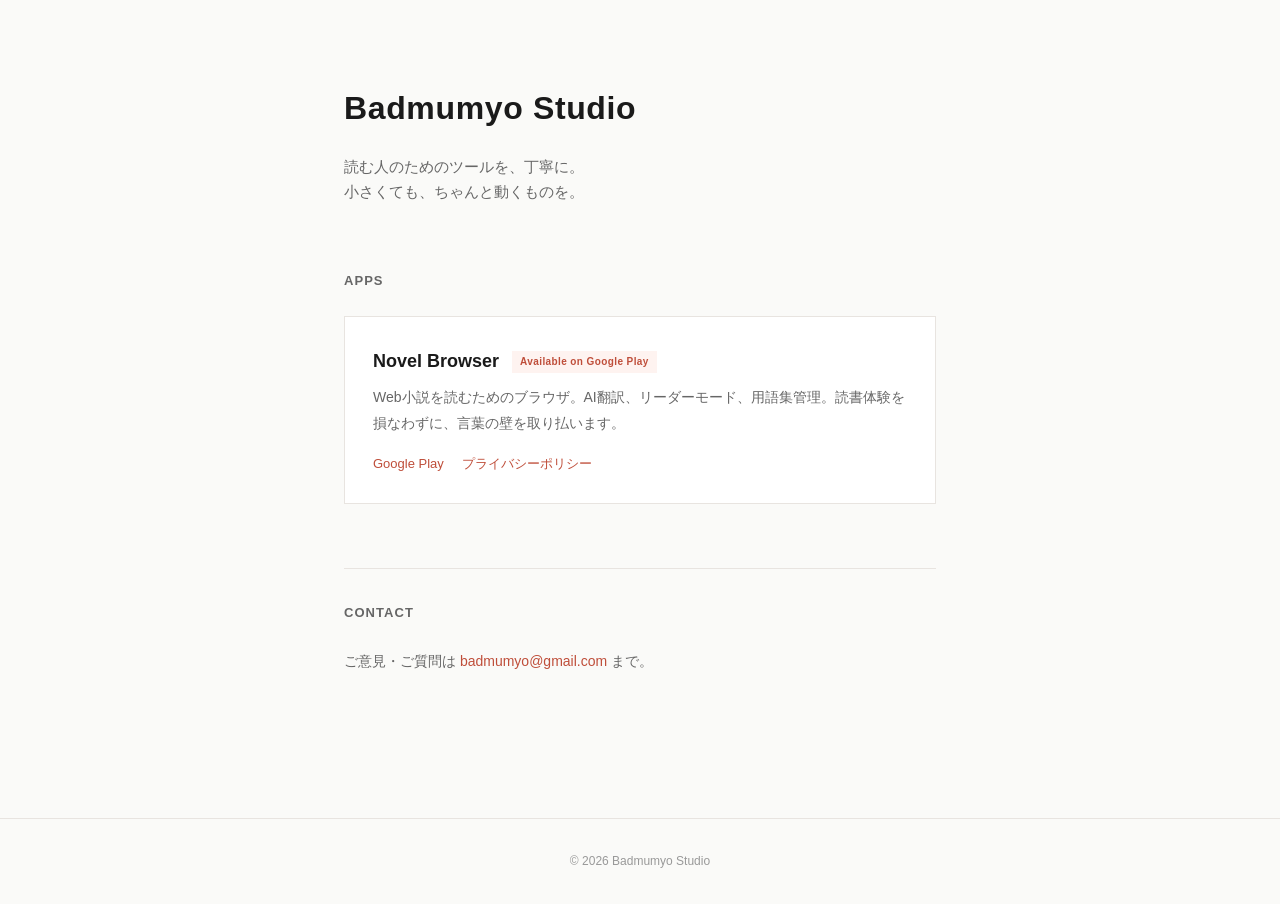
<file: index.html>
<!DOCTYPE html>
<html lang="ja">
<head>
  <meta charset="UTF-8">
  <meta name="viewport" content="width=device-width, initial-scale=1.0">
  <title>Badmumyo Studio</title>
  <link rel="stylesheet" href="style.css">
</head>
<body>
  <header>
    <h1>Badmumyo Studio</h1>
    <p class="sub">読む人のためのツールを、丁寧に。<br>小さくても、ちゃんと動くものを。</p>
  </header>

  <main>
    <section>
      <h2>Apps</h2>
      <div class="app-item">
        <h3>Novel Browser <span class="tag">Available on Google Play</span></h3>
        <p class="desc">Web小説を読むためのブラウザ。AI翻訳、リーダーモード、用語集管理。読書体験を損なわずに、言葉の壁を取り払います。</p>
        <div class="links">
          <a href="https://play.google.com/store/apps/details?id=io.badmumyo.novelbrowser">Google Play</a>
          <a href="privacy.html">プライバシーポリシー</a>
        </div>
      </div>
    </section>

    <section class="contact">
      <h2>Contact</h2>
      <p>ご意見・ご質問は <a href="mailto:badmumyo@gmail.com">badmumyo@gmail.com</a> まで。</p>
    </section>
  </main>

  <footer>
    <p>&copy; 2026 Badmumyo Studio</p>
  </footer>
</body>
</html>
</file>
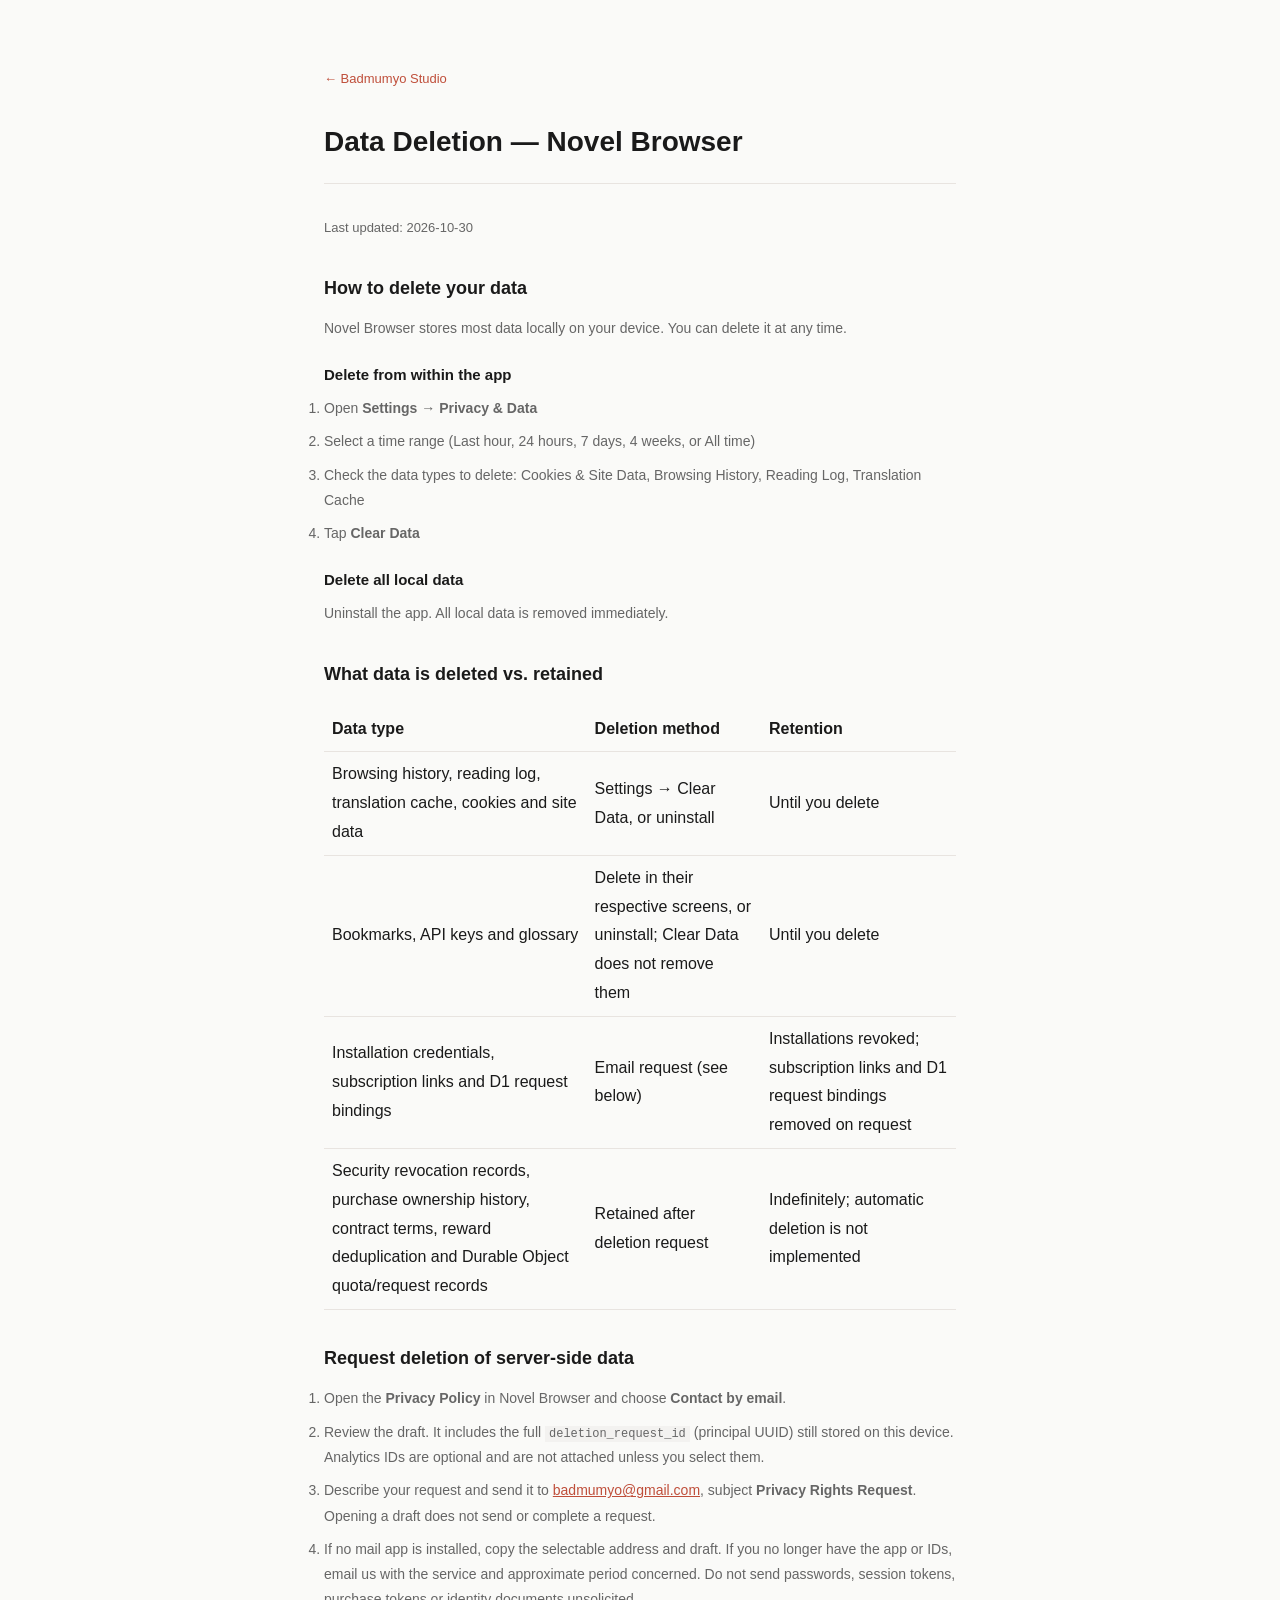
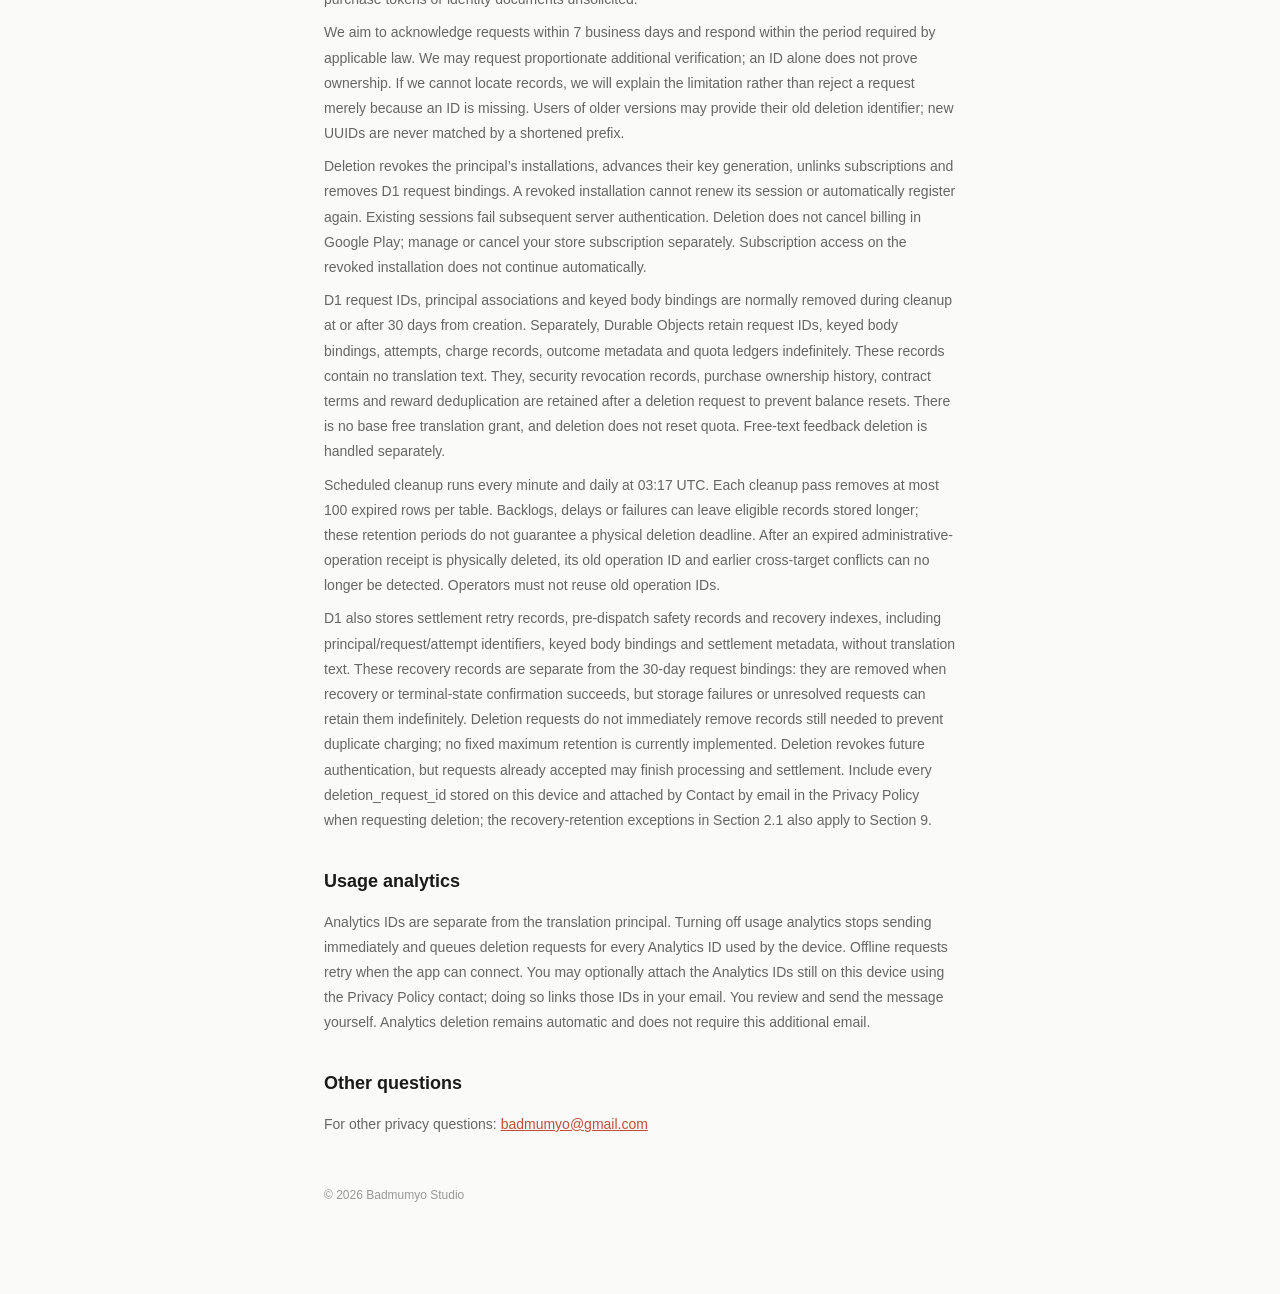
<file: data-deletion.html>
<!DOCTYPE html>
<html lang="en">
<head>
  <meta charset="UTF-8">
  <meta name="viewport" content="width=device-width, initial-scale=1.0">
  <title>Data Deletion — Novel Browser | Badmumyo Studio</title>
  <link rel="stylesheet" href="style.css">
</head>
<body>
<div class="privacy">
  <a href="/" class="back">← Badmumyo Studio</a>

  <h1>Data Deletion — Novel Browser</h1>
  <p style="color:var(--text-dim);font-size:13px;">Last updated: 2026-10-30</p>

  <h2>How to delete your data</h2>

  <p>Novel Browser stores most data locally on your device. You can delete it at any time.</p>

  <h3>Delete from within the app</h3>
  <ol>
    <li>Open <strong>Settings → Privacy &amp; Data</strong></li>
    <li>Select a time range (Last hour, 24 hours, 7 days, 4 weeks, or All time)</li>
    <li>Check the data types to delete: Cookies &amp; Site Data, Browsing History, Reading Log, Translation Cache</li>
    <li>Tap <strong>Clear Data</strong></li>
  </ol>

  <h3>Delete all local data</h3>
  <p>Uninstall the app. All local data is removed immediately.</p>

  <h2>What data is deleted vs. retained</h2>

  <table style="width:100%;border-collapse:collapse;margin:16px 0;">
    <tr style="border-bottom:1px solid var(--border);">
      <th style="text-align:left;padding:8px;">Data type</th>
      <th style="text-align:left;padding:8px;">Deletion method</th>
      <th style="text-align:left;padding:8px;">Retention</th>
    </tr>
    <tr style="border-bottom:1px solid var(--border);">
      <td style="padding:8px;">Browsing history, reading log, translation cache, cookies and site data</td>
      <td style="padding:8px;">Settings → Clear Data, or uninstall</td>
      <td style="padding:8px;">Until you delete</td>
    </tr>
    <tr style="border-bottom:1px solid var(--border);">
      <td style="padding:8px;">Bookmarks, API keys and glossary</td>
      <td style="padding:8px;">Delete in their respective screens, or uninstall; Clear Data does not remove them</td>
      <td style="padding:8px;">Until you delete</td>
    </tr>
    <tr style="border-bottom:1px solid var(--border);">
      <td style="padding:8px;">Installation credentials, subscription links and D1 request bindings</td>
      <td style="padding:8px;">Email request (see below)</td>
      <td style="padding:8px;">Installations revoked; subscription links and D1 request bindings removed on request</td>
    </tr>
    <tr style="border-bottom:1px solid var(--border);">
      <td style="padding:8px;">Security revocation records, purchase ownership history, contract terms, reward deduplication and Durable Object quota/request records</td>
      <td style="padding:8px;">Retained after deletion request</td>
      <td style="padding:8px;">Indefinitely; automatic deletion is not implemented</td>
    </tr>
  </table>

  <h2>Request deletion of server-side data</h2>
  <ol>
    <li>Open the <strong>Privacy Policy</strong> in Novel Browser and choose <strong>Contact by email</strong>.</li>
    <li>Review the draft. It includes the full <code>deletion_request_id</code> (principal UUID) still stored on this device. Analytics IDs are optional and are not attached unless you select them.</li>
    <li>Describe your request and send it to <a href="mailto:badmumyo@gmail.com?subject=Privacy%20Rights%20Request">badmumyo@gmail.com</a>, subject <strong>Privacy Rights Request</strong>. Opening a draft does not send or complete a request.</li>
    <li>If no mail app is installed, copy the selectable address and draft. If you no longer have the app or IDs, email us with the service and approximate period concerned. Do not send passwords, session tokens, purchase tokens or identity documents unsolicited.</li>
  </ol>
  <p>We aim to acknowledge requests within 7 business days and respond within the period required by applicable law. We may request proportionate additional verification; an ID alone does not prove ownership. If we cannot locate records, we will explain the limitation rather than reject a request merely because an ID is missing. Users of older versions may provide their old deletion identifier; new UUIDs are never matched by a shortened prefix.</p>
  <p>Deletion revokes the principal’s installations, advances their key generation, unlinks subscriptions and removes D1 request bindings. A revoked installation cannot renew its session or automatically register again. Existing sessions fail subsequent server authentication. Deletion does not cancel billing in Google Play; manage or cancel your store subscription separately. Subscription access on the revoked installation does not continue automatically.</p>
  <p>D1 request IDs, principal associations and keyed body bindings are normally removed during cleanup at or after 30 days from creation. Separately, Durable Objects retain request IDs, keyed body bindings, attempts, charge records, outcome metadata and quota ledgers indefinitely. These records contain no translation text. They, security revocation records, purchase ownership history, contract terms and reward deduplication are retained after a deletion request to prevent balance resets. There is no base free translation grant, and deletion does not reset quota. Free-text feedback deletion is handled separately.</p>
  <p>Scheduled cleanup runs every minute and daily at 03:17 UTC. Each cleanup pass removes at most 100 expired rows per table. Backlogs, delays or failures can leave eligible records stored longer; these retention periods do not guarantee a physical deletion deadline. After an expired administrative-operation receipt is physically deleted, its old operation ID and earlier cross-target conflicts can no longer be detected. Operators must not reuse old operation IDs.</p>

  <p>D1 also stores settlement retry records, pre-dispatch safety records and recovery indexes, including principal/request/attempt identifiers, keyed body bindings and settlement metadata, without translation text. These recovery records are separate from the 30-day request bindings: they are removed when recovery or terminal-state confirmation succeeds, but storage failures or unresolved requests can retain them indefinitely. Deletion requests do not immediately remove records still needed to prevent duplicate charging; no fixed maximum retention is currently implemented. Deletion revokes future authentication, but requests already accepted may finish processing and settlement. Include every deletion_request_id stored on this device and attached by Contact by email in the Privacy Policy when requesting deletion; the recovery-retention exceptions in Section 2.1 also apply to Section 9.</p>

  <h2>Usage analytics</h2>
  <p>Analytics IDs are separate from the translation principal. Turning off usage analytics stops sending immediately and queues deletion requests for every Analytics ID used by the device. Offline requests retry when the app can connect. You may optionally attach the Analytics IDs still on this device using the Privacy Policy contact; doing so links those IDs in your email. You review and send the message yourself. Analytics deletion remains automatic and does not require this additional email.</p>

  <h2>Other questions</h2>
  <p>For other privacy questions: <a href="mailto:badmumyo@gmail.com">badmumyo@gmail.com</a></p>

  <p style="margin-top:48px;font-size:12px;color:#999;">&copy; 2026 Badmumyo Studio</p>
</div>
</body>
</html>
</file>
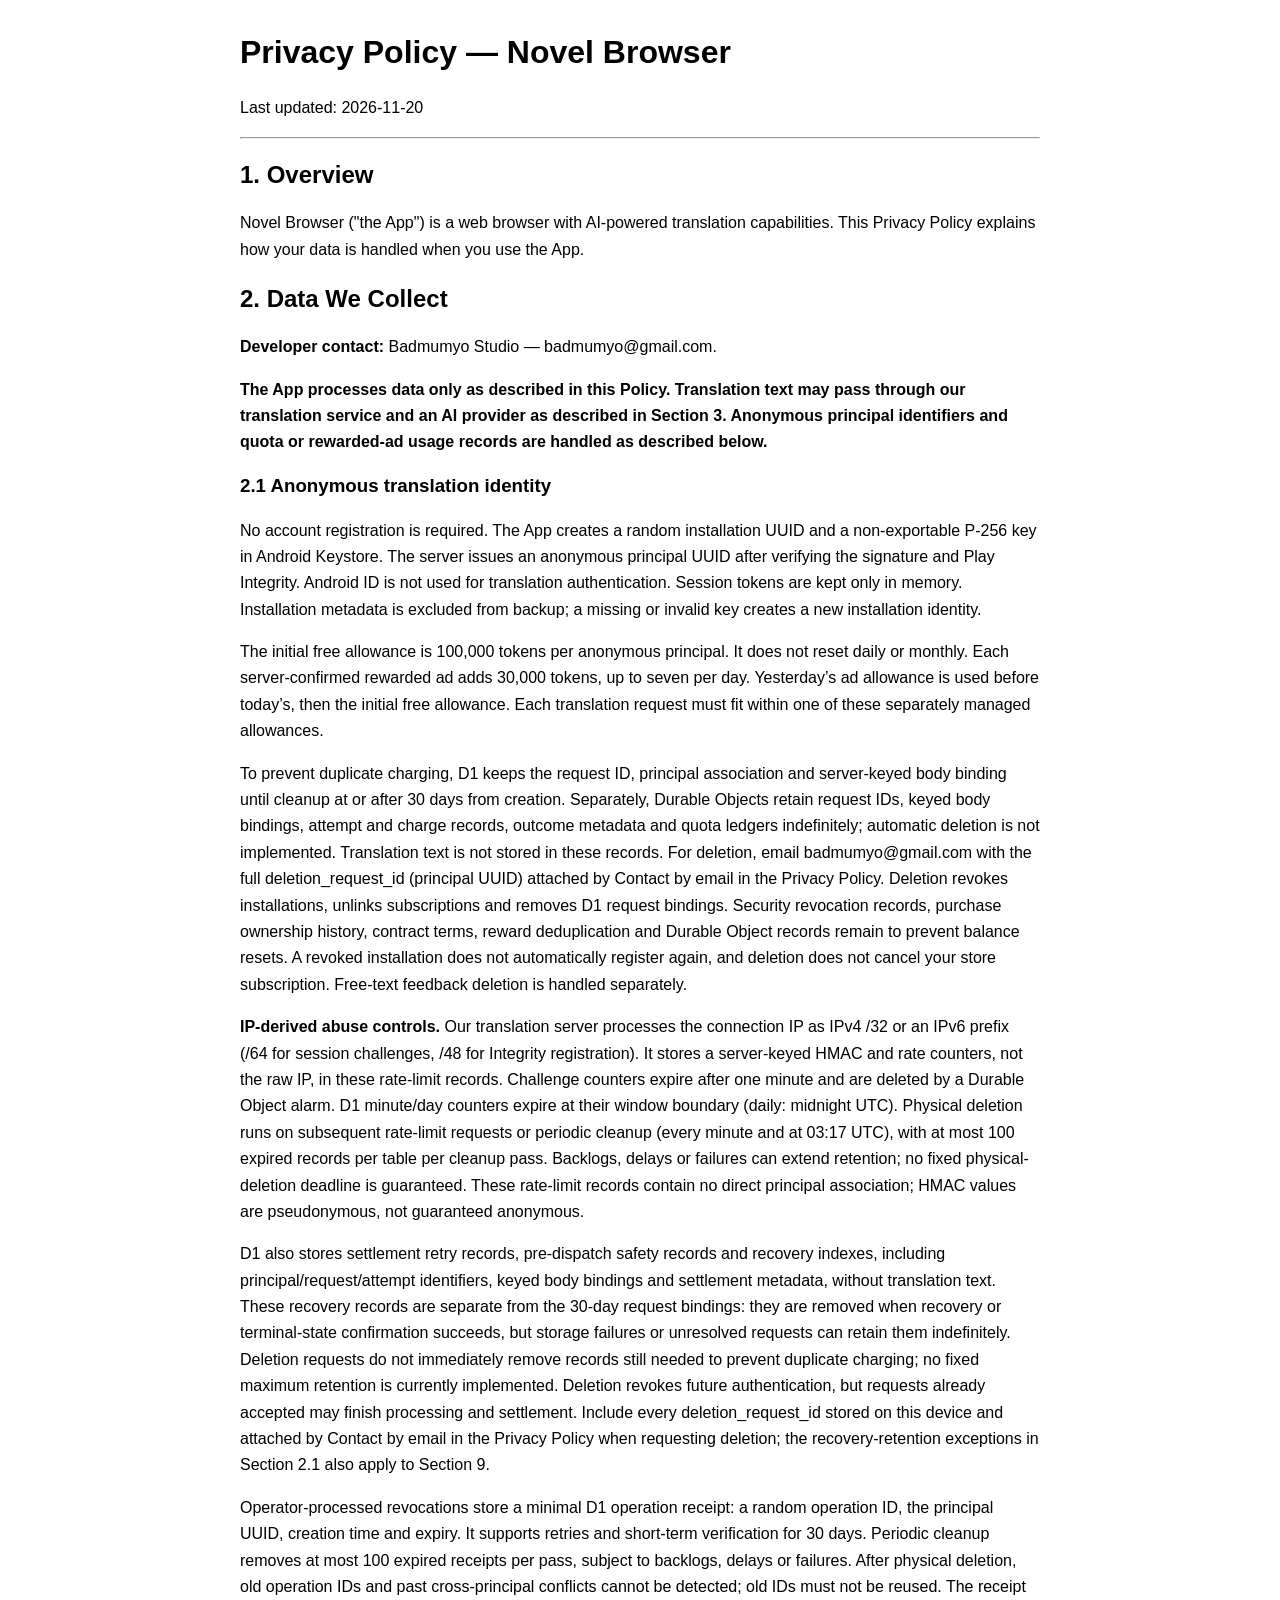
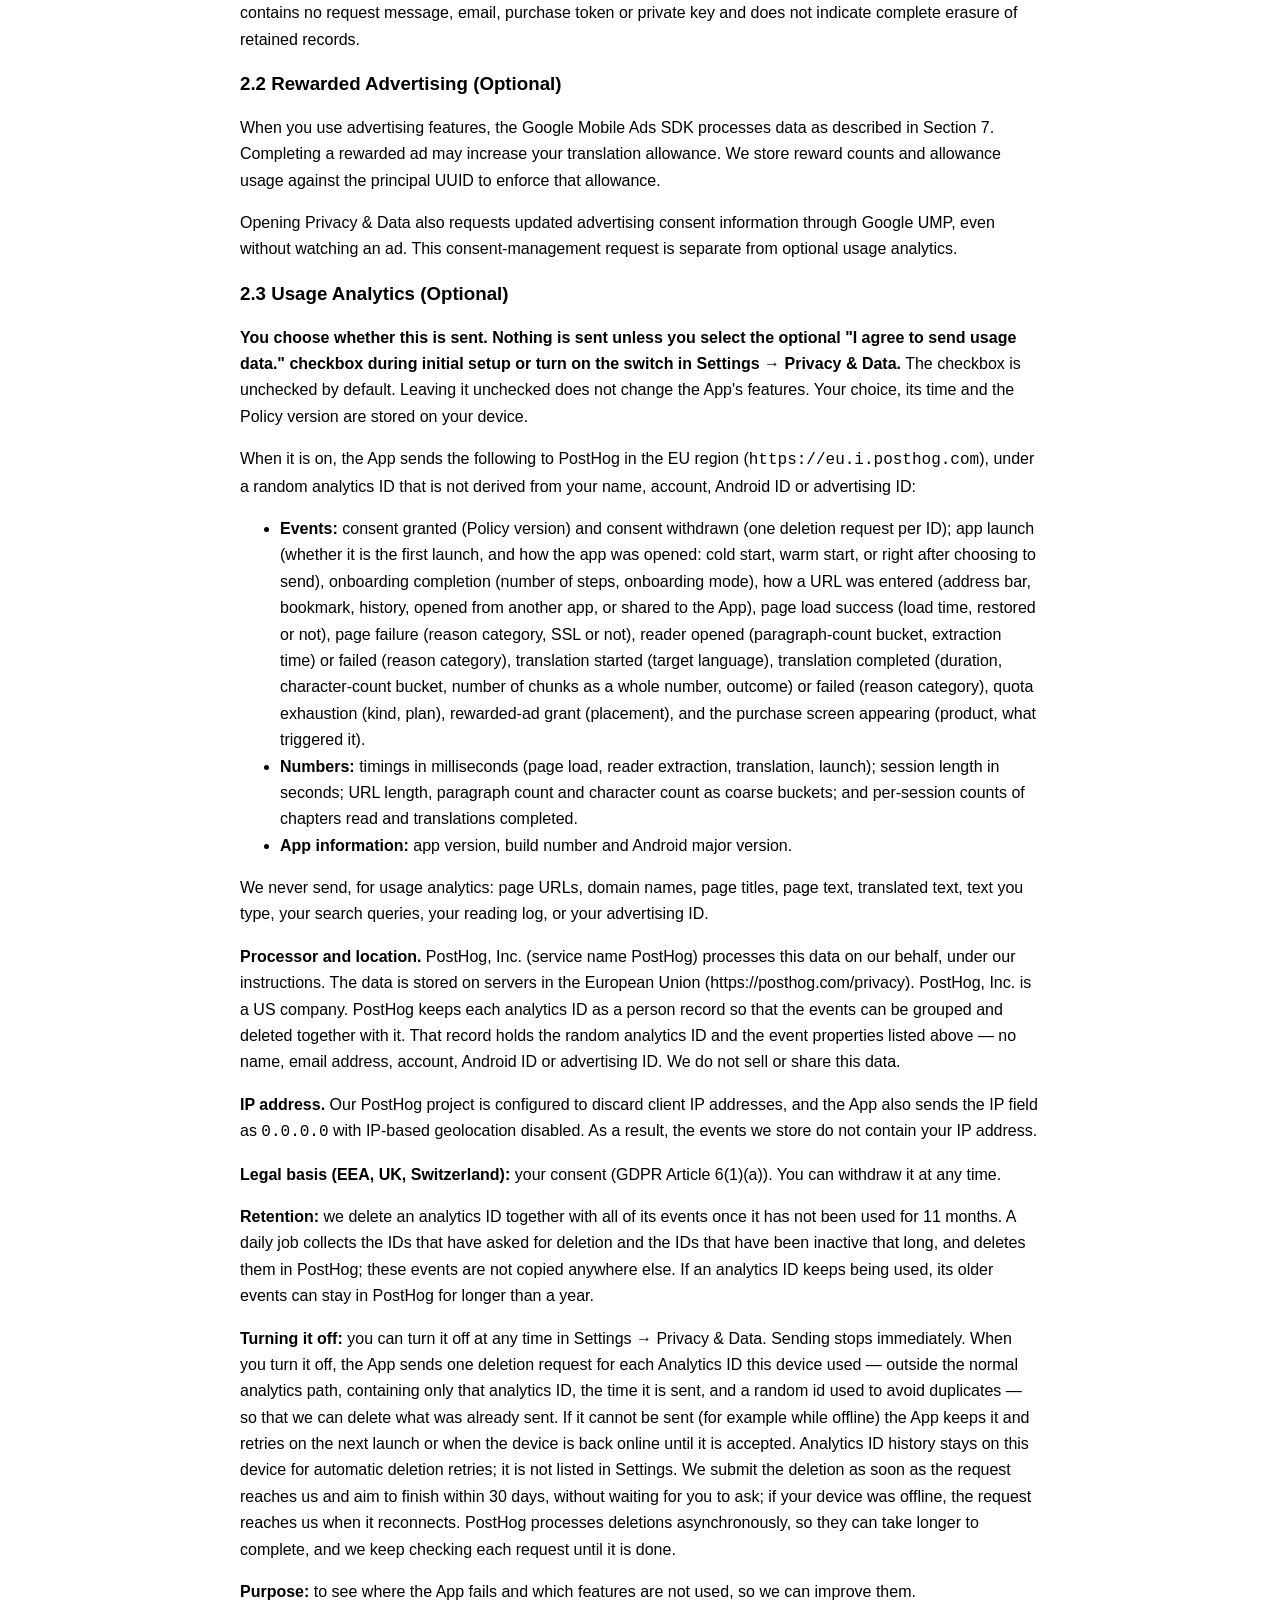
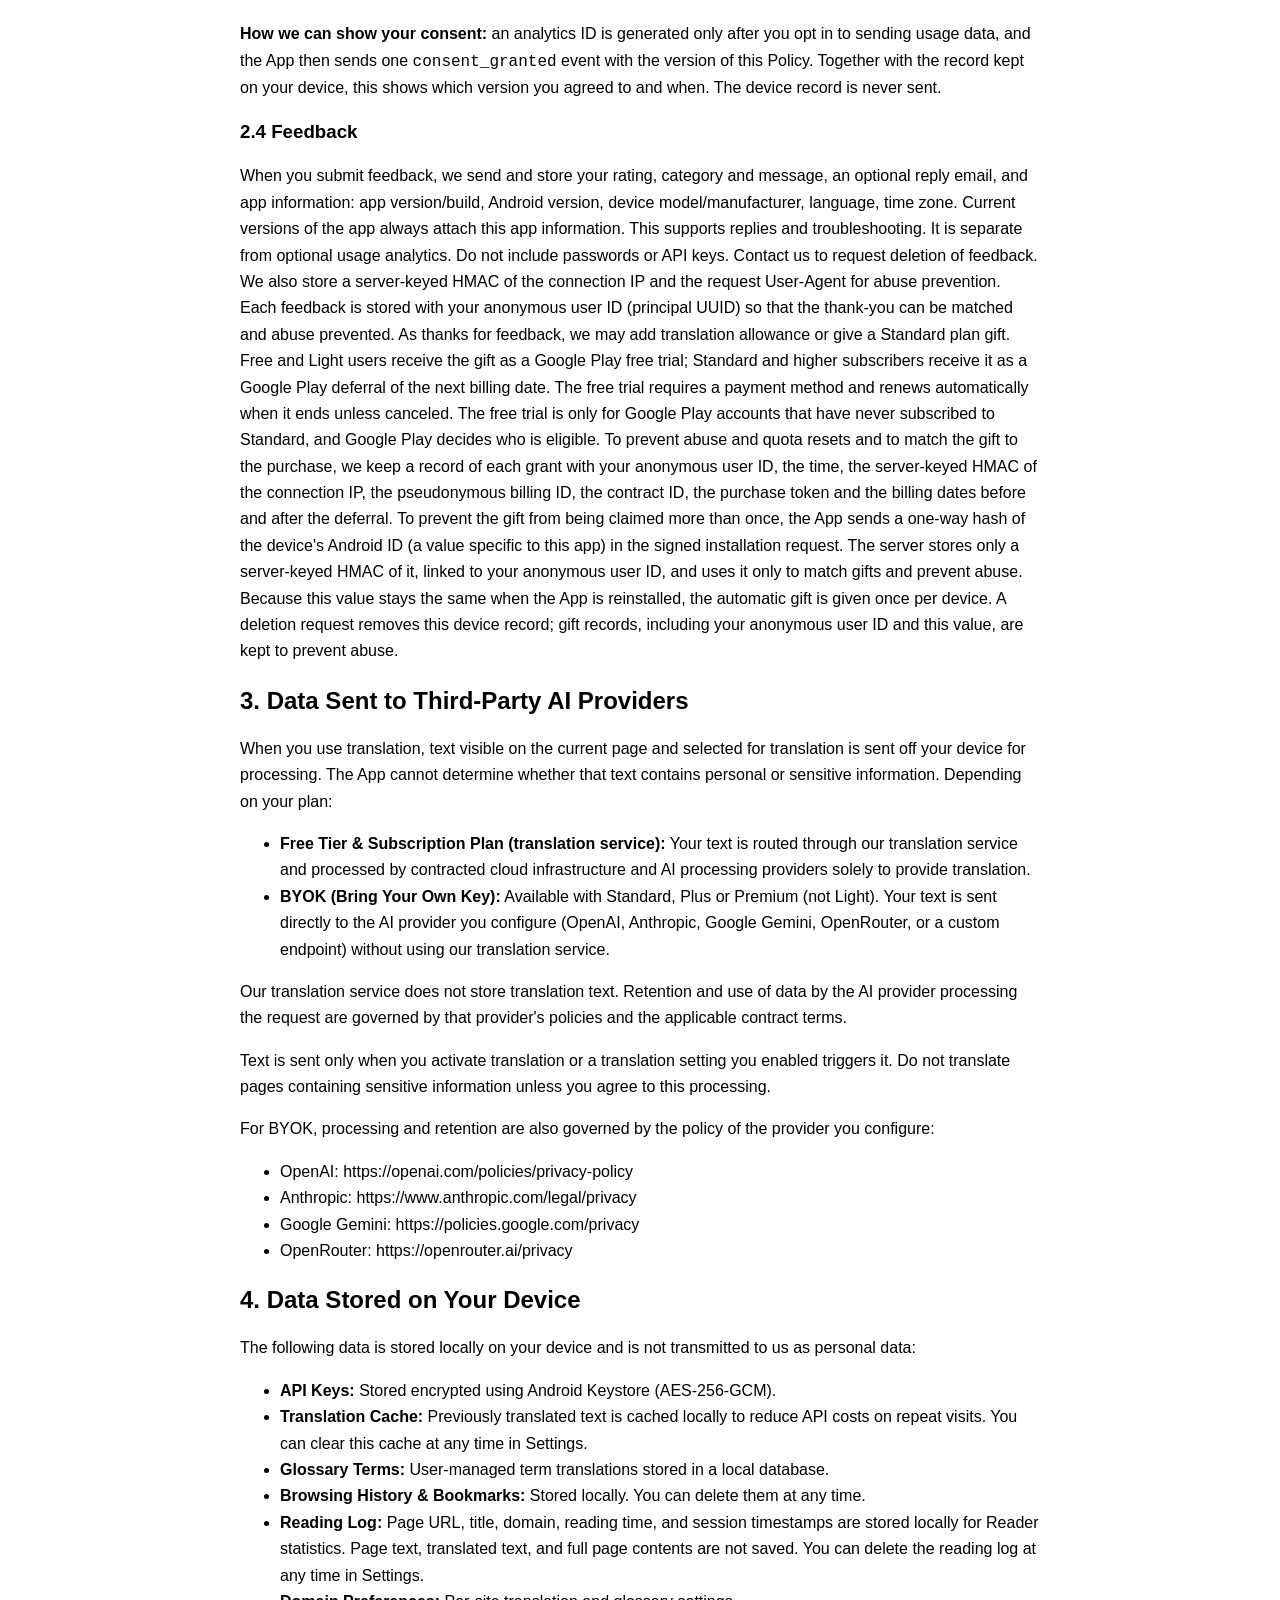
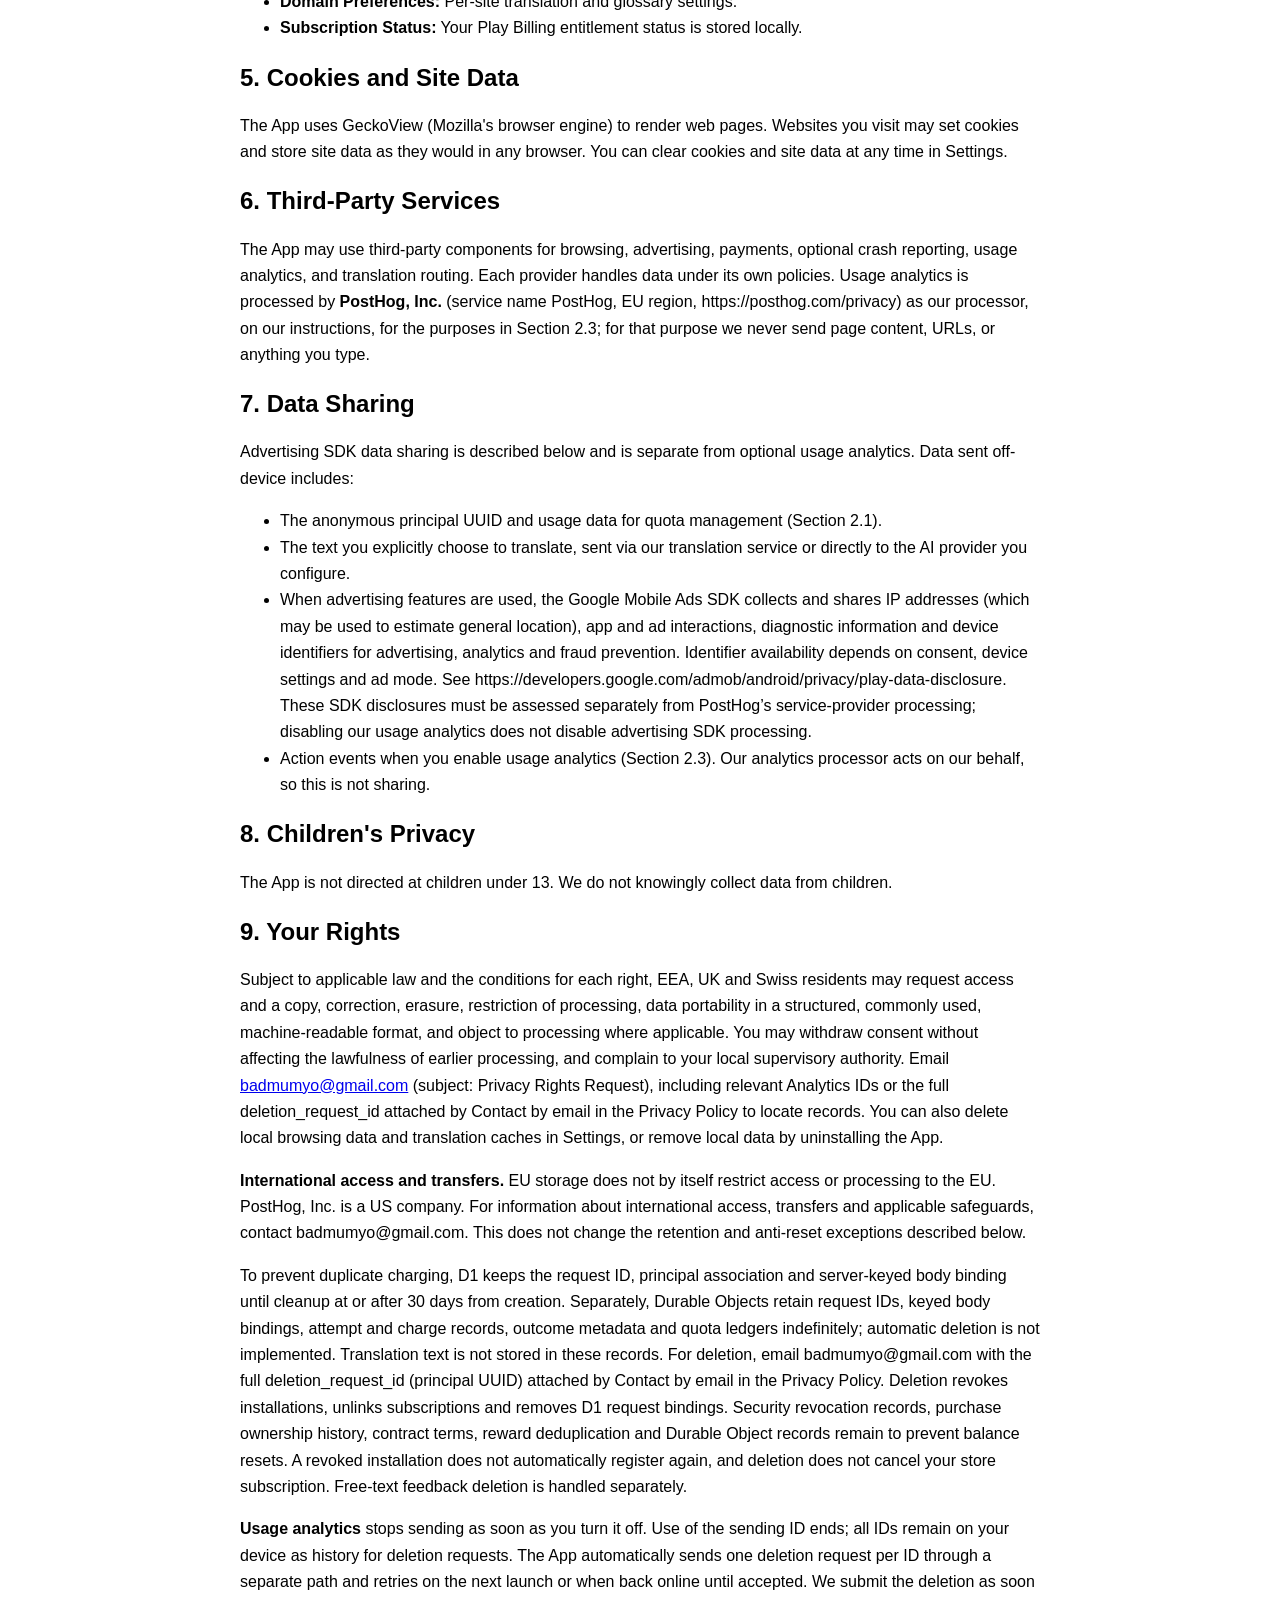
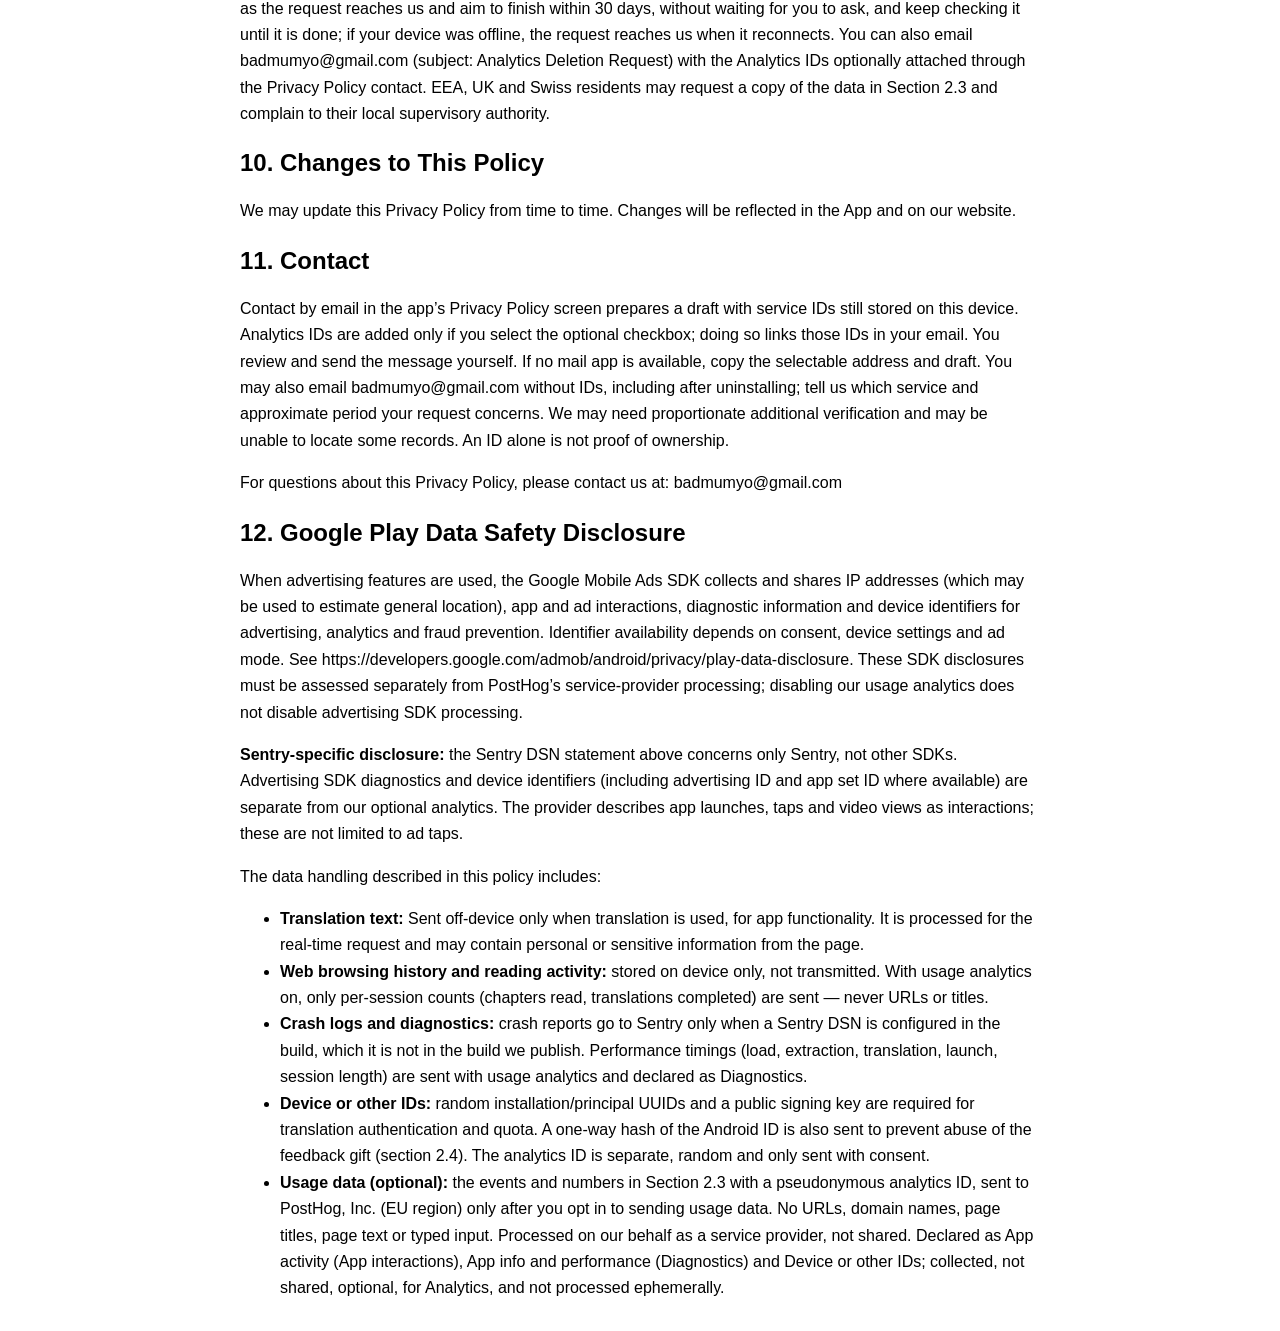
<file: privacy.html>
<!doctype html>
<html lang="en">
<head>
<meta charset="utf-8">
<meta name="viewport" content="width=device-width, initial-scale=1">
<title>Novel Browser Privacy Policy</title>
<style>body{font:16px/1.65 sans-serif;max-width:800px;margin:32px auto;padding:0 20px;overflow-wrap:anywhere}h1,h2,h3{line-height:1.3}</style>
</head>
<body>
<main>
<h1>Privacy Policy — Novel Browser</h1>

<p>Last updated: 2026-11-20</p>

<hr>

<h2>1. Overview</h2>

<p>Novel Browser (&quot;the App&quot;) is a web browser with AI-powered translation capabilities. This Privacy Policy explains how your data is handled when you use the App.</p>

<h2>2. Data We Collect</h2>

<p><strong>Developer contact:</strong> Badmumyo Studio — badmumyo@gmail.com.</p>

<p><strong>The App processes data only as described in this Policy. Translation text may pass through our translation service and an AI provider as described in Section 3. Anonymous principal identifiers and quota or rewarded-ad usage records are handled as described below.</strong></p>

<h3>2.1 Anonymous translation identity</h3>

<p>No account registration is required. The App creates a random installation UUID and a non-exportable P-256 key in Android Keystore. The server issues an anonymous principal UUID after verifying the signature and Play Integrity. Android ID is not used for translation authentication. Session tokens are kept only in memory. Installation metadata is excluded from backup; a missing or invalid key creates a new installation identity.</p>

<p>The initial free allowance is 100,000 tokens per anonymous principal. It does not reset daily or monthly. Each server-confirmed rewarded ad adds 30,000 tokens, up to seven per day. Yesterday’s ad allowance is used before today’s, then the initial free allowance. Each translation request must fit within one of these separately managed allowances.</p>

<p>To prevent duplicate charging, D1 keeps the request ID, principal association and server-keyed body binding until cleanup at or after 30 days from creation. Separately, Durable Objects retain request IDs, keyed body bindings, attempt and charge records, outcome metadata and quota ledgers indefinitely; automatic deletion is not implemented. Translation text is not stored in these records. For deletion, email badmumyo@gmail.com with the full deletion_request_id (principal UUID) attached by Contact by email in the Privacy Policy. Deletion revokes installations, unlinks subscriptions and removes D1 request bindings. Security revocation records, purchase ownership history, contract terms, reward deduplication and Durable Object records remain to prevent balance resets. A revoked installation does not automatically register again, and deletion does not cancel your store subscription. Free-text feedback deletion is handled separately.</p>

<p><strong>IP-derived abuse controls.</strong> Our translation server processes the connection IP as IPv4 /32 or an IPv6 prefix (/64 for session challenges, /48 for Integrity registration). It stores a server-keyed HMAC and rate counters, not the raw IP, in these rate-limit records. Challenge counters expire after one minute and are deleted by a Durable Object alarm. D1 minute/day counters expire at their window boundary (daily: midnight UTC). Physical deletion runs on subsequent rate-limit requests or periodic cleanup (every minute and at 03:17 UTC), with at most 100 expired records per table per cleanup pass. Backlogs, delays or failures can extend retention; no fixed physical-deletion deadline is guaranteed. These rate-limit records contain no direct principal association; HMAC values are pseudonymous, not guaranteed anonymous.</p>

<p>D1 also stores settlement retry records, pre-dispatch safety records and recovery indexes, including principal/request/attempt identifiers, keyed body bindings and settlement metadata, without translation text. These recovery records are separate from the 30-day request bindings: they are removed when recovery or terminal-state confirmation succeeds, but storage failures or unresolved requests can retain them indefinitely. Deletion requests do not immediately remove records still needed to prevent duplicate charging; no fixed maximum retention is currently implemented. Deletion revokes future authentication, but requests already accepted may finish processing and settlement. Include every deletion_request_id stored on this device and attached by Contact by email in the Privacy Policy when requesting deletion; the recovery-retention exceptions in Section 2.1 also apply to Section 9.</p>

<p>Operator-processed revocations store a minimal D1 operation receipt: a random operation ID, the principal UUID, creation time and expiry. It supports retries and short-term verification for 30 days. Periodic cleanup removes at most 100 expired receipts per pass, subject to backlogs, delays or failures. After physical deletion, old operation IDs and past cross-principal conflicts cannot be detected; old IDs must not be reused. The receipt contains no request message, email, purchase token or private key and does not indicate complete erasure of retained records.</p>
<h3>2.2 Rewarded Advertising (Optional)</h3>

<p>When you use advertising features, the Google Mobile Ads SDK processes data as described in Section 7. Completing a rewarded ad may increase your translation allowance. We store reward counts and allowance usage against the principal UUID to enforce that allowance.</p>

<p>Opening Privacy & Data also requests updated advertising consent information through Google UMP, even without watching an ad. This consent-management request is separate from optional usage analytics.</p>

<h3>2.3 Usage Analytics (Optional)</h3>

<p><strong>You choose whether this is sent. Nothing is sent unless you select the optional &quot;I agree to send usage data.&quot; checkbox during initial setup or turn on the switch in Settings → Privacy &amp; Data.</strong> The checkbox is unchecked by default. Leaving it unchecked does not change the App's features. Your choice, its time and the Policy version are stored on your device.</p>

<p>When it is on, the App sends the following to PostHog in the EU region (<code>https://eu.i.posthog.com</code>), under a random analytics ID that is not derived from your name, account, Android ID or advertising ID:</p>

<ul>
<li><strong>Events:</strong> consent granted (Policy version) and consent withdrawn (one deletion request per ID); app launch (whether it is the first launch, and how the app was opened: cold start, warm start, or right after choosing to send), onboarding completion (number of steps, onboarding mode), how a URL was entered (address bar, bookmark, history, opened from another app, or shared to the App), page load success (load time, restored or not), page failure (reason category, SSL or not), reader opened (paragraph-count bucket, extraction time) or failed (reason category), translation started (target language), translation completed (duration, character-count bucket, number of chunks as a whole number, outcome) or failed (reason category), quota exhaustion (kind, plan), rewarded-ad grant (placement), and the purchase screen appearing (product, what triggered it).</li>
<li><strong>Numbers:</strong> timings in milliseconds (page load, reader extraction, translation, launch); session length in seconds; URL length, paragraph count and character count as coarse buckets; and per-session counts of chapters read and translations completed.</li>
<li><strong>App information:</strong> app version, build number and Android major version.</li>
</ul>

<p>We never send, for usage analytics: page URLs, domain names, page titles, page text, translated text, text you type, your search queries, your reading log, or your advertising ID.</p>

<p><strong>Processor and location.</strong> PostHog, Inc. (service name PostHog) processes this data on our behalf, under our instructions. The data is stored on servers in the European Union (https://posthog.com/privacy). PostHog, Inc. is a US company. PostHog keeps each analytics ID as a person record so that the events can be grouped and deleted together with it. That record holds the random analytics ID and the event properties listed above — no name, email address, account, Android ID or advertising ID. We do not sell or share this data.</p>

<p><strong>IP address.</strong> Our PostHog project is configured to discard client IP addresses, and the App also sends the IP field as <code>0.0.0.0</code> with IP-based geolocation disabled. As a result, the events we store do not contain your IP address.</p>

<p><strong>Legal basis (EEA, UK, Switzerland):</strong> your consent (GDPR Article 6(1)(a)). You can withdraw it at any time.</p>

<p><strong>Retention:</strong> we delete an analytics ID together with all of its events once it has not been used for 11 months. A daily job collects the IDs that have asked for deletion and the IDs that have been inactive that long, and deletes them in PostHog; these events are not copied anywhere else. If an analytics ID keeps being used, its older events can stay in PostHog for longer than a year.</p>

<p><strong>Turning it off:</strong> you can turn it off at any time in Settings → Privacy &amp; Data. Sending stops immediately. When you turn it off, the App sends one deletion request for each Analytics ID this device used — outside the normal analytics path, containing only that analytics ID, the time it is sent, and a random id used to avoid duplicates — so that we can delete what was already sent. If it cannot be sent (for example while offline) the App keeps it and retries on the next launch or when the device is back online until it is accepted. Analytics ID history stays on this device for automatic deletion retries; it is not listed in Settings. We submit the deletion as soon as the request reaches us and aim to finish within 30 days, without waiting for you to ask; if your device was offline, the request reaches us when it reconnects. PostHog processes deletions asynchronously, so they can take longer to complete, and we keep checking each request until it is done.</p>

<p><strong>Purpose:</strong> to see where the App fails and which features are not used, so we can improve them.</p>

<p><strong>How we can show your consent:</strong> an analytics ID is generated only after you opt in to sending usage data, and the App then sends one <code>consent_granted</code> event with the version of this Policy. Together with the record kept on your device, this shows which version you agreed to and when. The device record is never sent.</p>

<h3>2.4 Feedback</h3>
<p>When you submit feedback, we send and store your rating, category and message, an optional reply email, and app information: app version/build, Android version, device model/manufacturer, language, time zone. Current versions of the app always attach this app information. This supports replies and troubleshooting. It is separate from optional usage analytics. Do not include passwords or API keys. Contact us to request deletion of feedback. We also store a server-keyed HMAC of the connection IP and the request User-Agent for abuse prevention. Each feedback is stored with your anonymous user ID (principal UUID) so that the thank-you can be matched and abuse prevented. As thanks for feedback, we may add translation allowance or give a Standard plan gift. Free and Light users receive the gift as a Google Play free trial; Standard and higher subscribers receive it as a Google Play deferral of the next billing date. The free trial requires a payment method and renews automatically when it ends unless canceled. The free trial is only for Google Play accounts that have never subscribed to Standard, and Google Play decides who is eligible. To prevent abuse and quota resets and to match the gift to the purchase, we keep a record of each grant with your anonymous user ID, the time, the server-keyed HMAC of the connection IP, the pseudonymous billing ID, the contract ID, the purchase token and the billing dates before and after the deferral. To prevent the gift from being claimed more than once, the App sends a one-way hash of the device's Android ID (a value specific to this app) in the signed installation request. The server stores only a server-keyed HMAC of it, linked to your anonymous user ID, and uses it only to match gifts and prevent abuse. Because this value stays the same when the App is reinstalled, the automatic gift is given once per device. A deletion request removes this device record; gift records, including your anonymous user ID and this value, are kept to prevent abuse.</p>
<h2>3. Data Sent to Third-Party AI Providers</h2>

<p>When you use translation, text visible on the current page and selected for translation is sent off your device for processing. The App cannot determine whether that text contains personal or sensitive information. Depending on your plan:</p>

<ul>
<li><strong>Free Tier &amp; Subscription Plan (translation service):</strong> Your text is routed through our translation service and processed by contracted cloud infrastructure and AI processing providers solely to provide translation.</li>
<li><strong>BYOK (Bring Your Own Key):</strong> Available with Standard, Plus or Premium (not Light). Your text is sent directly to the AI provider you configure (OpenAI, Anthropic, Google Gemini, OpenRouter, or a custom endpoint) without using our translation service.</li>
</ul>

<p>Our translation service does not store translation text. Retention and use of data by the AI provider processing the request are governed by that provider's policies and the applicable contract terms.</p>

<p>Text is sent only when you activate translation or a translation setting you enabled triggers it. Do not translate pages containing sensitive information unless you agree to this processing.</p>

<p>For BYOK, processing and retention are also governed by the policy of the provider you configure:</p>
<ul>
<li>OpenAI: https://openai.com/policies/privacy-policy</li>
<li>Anthropic: https://www.anthropic.com/legal/privacy</li>
<li>Google Gemini: https://policies.google.com/privacy</li>
<li>OpenRouter: https://openrouter.ai/privacy</li>
</ul>

<h2>4. Data Stored on Your Device</h2>

<p>The following data is stored locally on your device and is not transmitted to us as personal data:</p>

<ul>
<li><strong>API Keys:</strong> Stored encrypted using Android Keystore (AES-256-GCM).</li>
<li><strong>Translation Cache:</strong> Previously translated text is cached locally to reduce API costs on repeat visits. You can clear this cache at any time in Settings.</li>
<li><strong>Glossary Terms:</strong> User-managed term translations stored in a local database.</li>
<li><strong>Browsing History &amp; Bookmarks:</strong> Stored locally. You can delete them at any time.</li>
<li><strong>Reading Log:</strong> Page URL, title, domain, reading time, and session timestamps are stored locally for Reader statistics. Page text, translated text, and full page contents are not saved. You can delete the reading log at any time in Settings.</li>
<li><strong>Domain Preferences:</strong> Per-site translation and glossary settings.</li>
<li><strong>Subscription Status:</strong> Your Play Billing entitlement status is stored locally.</li>
</ul>

<h2>5. Cookies and Site Data</h2>

<p>The App uses GeckoView (Mozilla's browser engine) to render web pages. Websites you visit may set cookies and store site data as they would in any browser. You can clear cookies and site data at any time in Settings.</p>

<h2>6. Third-Party Services</h2>

<p>The App may use third-party components for browsing, advertising, payments, optional crash reporting, usage analytics, and translation routing. Each provider handles data under its own policies. Usage analytics is processed by <strong>PostHog, Inc.</strong> (service name PostHog, EU region, https://posthog.com/privacy) as our processor, on our instructions, for the purposes in Section 2.3; for that purpose we never send page content, URLs, or anything you type.</p>

<h2>7. Data Sharing</h2>

<p>Advertising SDK data sharing is described below and is separate from optional usage analytics. Data sent off-device includes:</p>

<ul>
<li>The anonymous principal UUID and usage data for quota management (Section 2.1).</li>
<li>The text you explicitly choose to translate, sent via our translation service or directly to the AI provider you configure.</li>
<li>When advertising features are used, the Google Mobile Ads SDK collects and shares IP addresses (which may be used to estimate general location), app and ad interactions, diagnostic information and device identifiers for advertising, analytics and fraud prevention. Identifier availability depends on consent, device settings and ad mode. See https://developers.google.com/admob/android/privacy/play-data-disclosure. These SDK disclosures must be assessed separately from PostHog’s service-provider processing; disabling our usage analytics does not disable advertising SDK processing.</li>
<li>Action events when you enable usage analytics (Section 2.3). Our analytics processor acts on our behalf, so this is not sharing.</li>
</ul>

<h2>8. Children's Privacy</h2>

<p>The App is not directed at children under 13. We do not knowingly collect data from children.</p>

<h2>9. Your Rights</h2>

<p>Subject to applicable law and the conditions for each right, EEA, UK and Swiss residents may request access and a copy, correction, erasure, restriction of processing, data portability in a structured, commonly used, machine-readable format, and object to processing where applicable. You may withdraw consent without affecting the lawfulness of earlier processing, and complain to your local supervisory authority. Email <a href="mailto:badmumyo@gmail.com?subject=Privacy%20Rights%20Request">badmumyo@gmail.com</a> (subject: Privacy Rights Request), including relevant Analytics IDs or the full deletion_request_id attached by Contact by email in the Privacy Policy to locate records. You can also delete local browsing data and translation caches in Settings, or remove local data by uninstalling the App.</p>

<p><strong>International access and transfers.</strong> EU storage does not by itself restrict access or processing to the EU. PostHog, Inc. is a US company. For information about international access, transfers and applicable safeguards, contact badmumyo@gmail.com. This does not change the retention and anti-reset exceptions described below.</p>

<p>To prevent duplicate charging, D1 keeps the request ID, principal association and server-keyed body binding until cleanup at or after 30 days from creation. Separately, Durable Objects retain request IDs, keyed body bindings, attempt and charge records, outcome metadata and quota ledgers indefinitely; automatic deletion is not implemented. Translation text is not stored in these records. For deletion, email badmumyo@gmail.com with the full deletion_request_id (principal UUID) attached by Contact by email in the Privacy Policy. Deletion revokes installations, unlinks subscriptions and removes D1 request bindings. Security revocation records, purchase ownership history, contract terms, reward deduplication and Durable Object records remain to prevent balance resets. A revoked installation does not automatically register again, and deletion does not cancel your store subscription. Free-text feedback deletion is handled separately.</p>

<p><strong>Usage analytics</strong> stops sending as soon as you turn it off. Use of the sending ID ends; all IDs remain on your device as history for deletion requests. The App automatically sends one deletion request per ID through a separate path and retries on the next launch or when back online until accepted. We submit the deletion as soon as the request reaches us and aim to finish within 30 days, without waiting for you to ask, and keep checking it until it is done; if your device was offline, the request reaches us when it reconnects. You can also email badmumyo@gmail.com (subject: Analytics Deletion Request) with the Analytics IDs optionally attached through the Privacy Policy contact. EEA, UK and Swiss residents may request a copy of the data in Section 2.3 and complain to their local supervisory authority.</p>

<h2>10. Changes to This Policy</h2>

<p>We may update this Privacy Policy from time to time. Changes will be reflected in the App and on our website.</p>

<h2>11. Contact</h2>
<p>Contact by email in the app’s Privacy Policy screen prepares a draft with service IDs still stored on this device. Analytics IDs are added only if you select the optional checkbox; doing so links those IDs in your email. You review and send the message yourself. If no mail app is available, copy the selectable address and draft. You may also email badmumyo@gmail.com without IDs, including after uninstalling; tell us which service and approximate period your request concerns. We may need proportionate additional verification and may be unable to locate some records. An ID alone is not proof of ownership.</p>

<p>For questions about this Privacy Policy, please contact us at: badmumyo@gmail.com</p>

<h2>12. Google Play Data Safety Disclosure</h2>

<p>When advertising features are used, the Google Mobile Ads SDK collects and shares IP addresses (which may be used to estimate general location), app and ad interactions, diagnostic information and device identifiers for advertising, analytics and fraud prevention. Identifier availability depends on consent, device settings and ad mode. See https://developers.google.com/admob/android/privacy/play-data-disclosure. These SDK disclosures must be assessed separately from PostHog’s service-provider processing; disabling our usage analytics does not disable advertising SDK processing.</p>

<p><strong>Sentry-specific disclosure:</strong> the Sentry DSN statement above concerns only Sentry, not other SDKs. Advertising SDK diagnostics and device identifiers (including advertising ID and app set ID where available) are separate from our optional analytics. The provider describes app launches, taps and video views as interactions; these are not limited to ad taps.</p>

<p>The data handling described in this policy includes:</p>

<ul>
<li><strong>Translation text:</strong> Sent off-device only when translation is used, for app functionality. It is processed for the real-time request and may contain personal or sensitive information from the page.</li>
<li><strong>Web browsing history and reading activity:</strong> stored on device only, not transmitted. With usage analytics on, only per-session counts (chapters read, translations completed) are sent — never URLs or titles.</li>
<li><strong>Crash logs and diagnostics:</strong> crash reports go to Sentry only when a Sentry DSN is configured in the build, which it is not in the build we publish. Performance timings (load, extraction, translation, launch, session length) are sent with usage analytics and declared as Diagnostics.</li>
<li><strong>Device or other IDs:</strong> random installation/principal UUIDs and a public signing key are required for translation authentication and quota. A one-way hash of the Android ID is also sent to prevent abuse of the feedback gift (section 2.4). The analytics ID is separate, random and only sent with consent.</li>
<li><strong>Usage data (optional):</strong> the events and numbers in Section 2.3 with a pseudonymous analytics ID, sent to PostHog, Inc. (EU region) only after you opt in to sending usage data. No URLs, domain names, page titles, page text or typed input. Processed on our behalf as a service provider, not shared. Declared as App activity (App interactions), App info and performance (Diagnostics) and Device or other IDs; collected, not shared, optional, for Analytics, and not processed ephemerally.</li>
</ul>
</main>
</body>
</html>
</file>
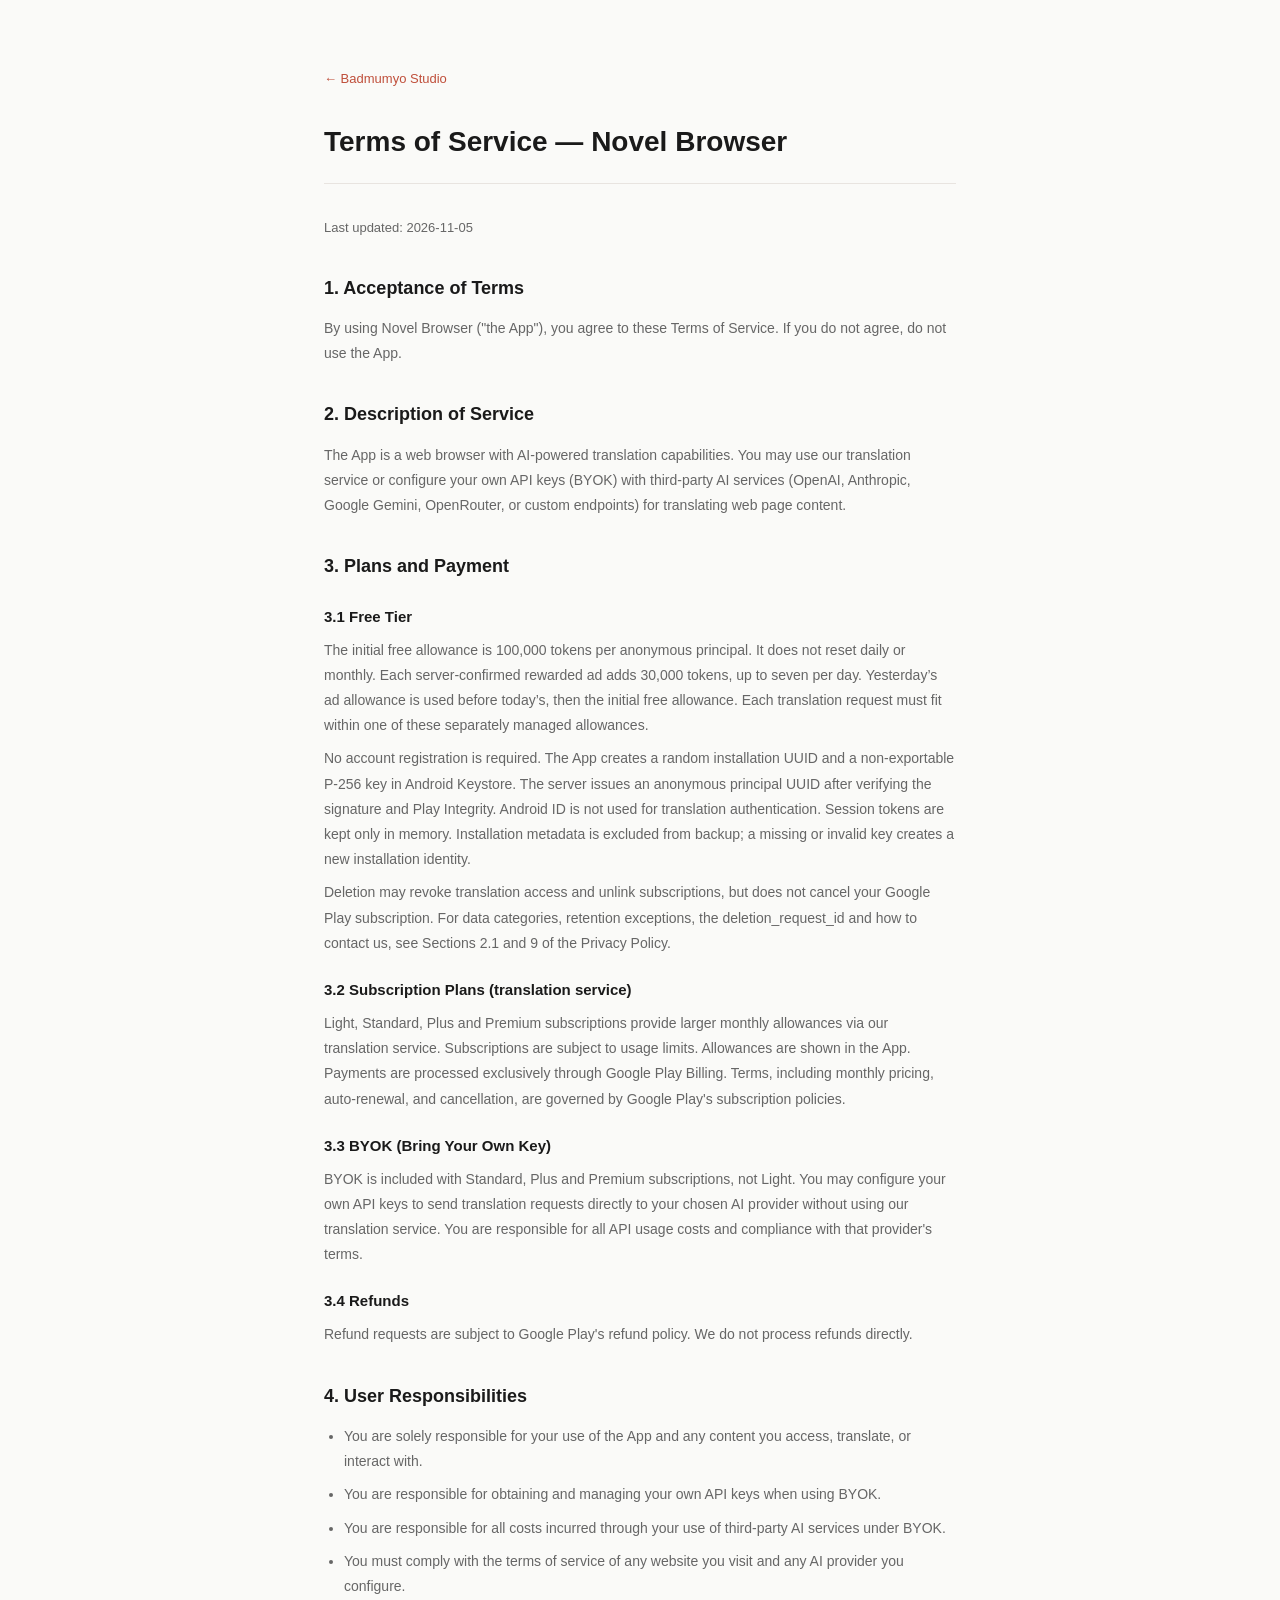
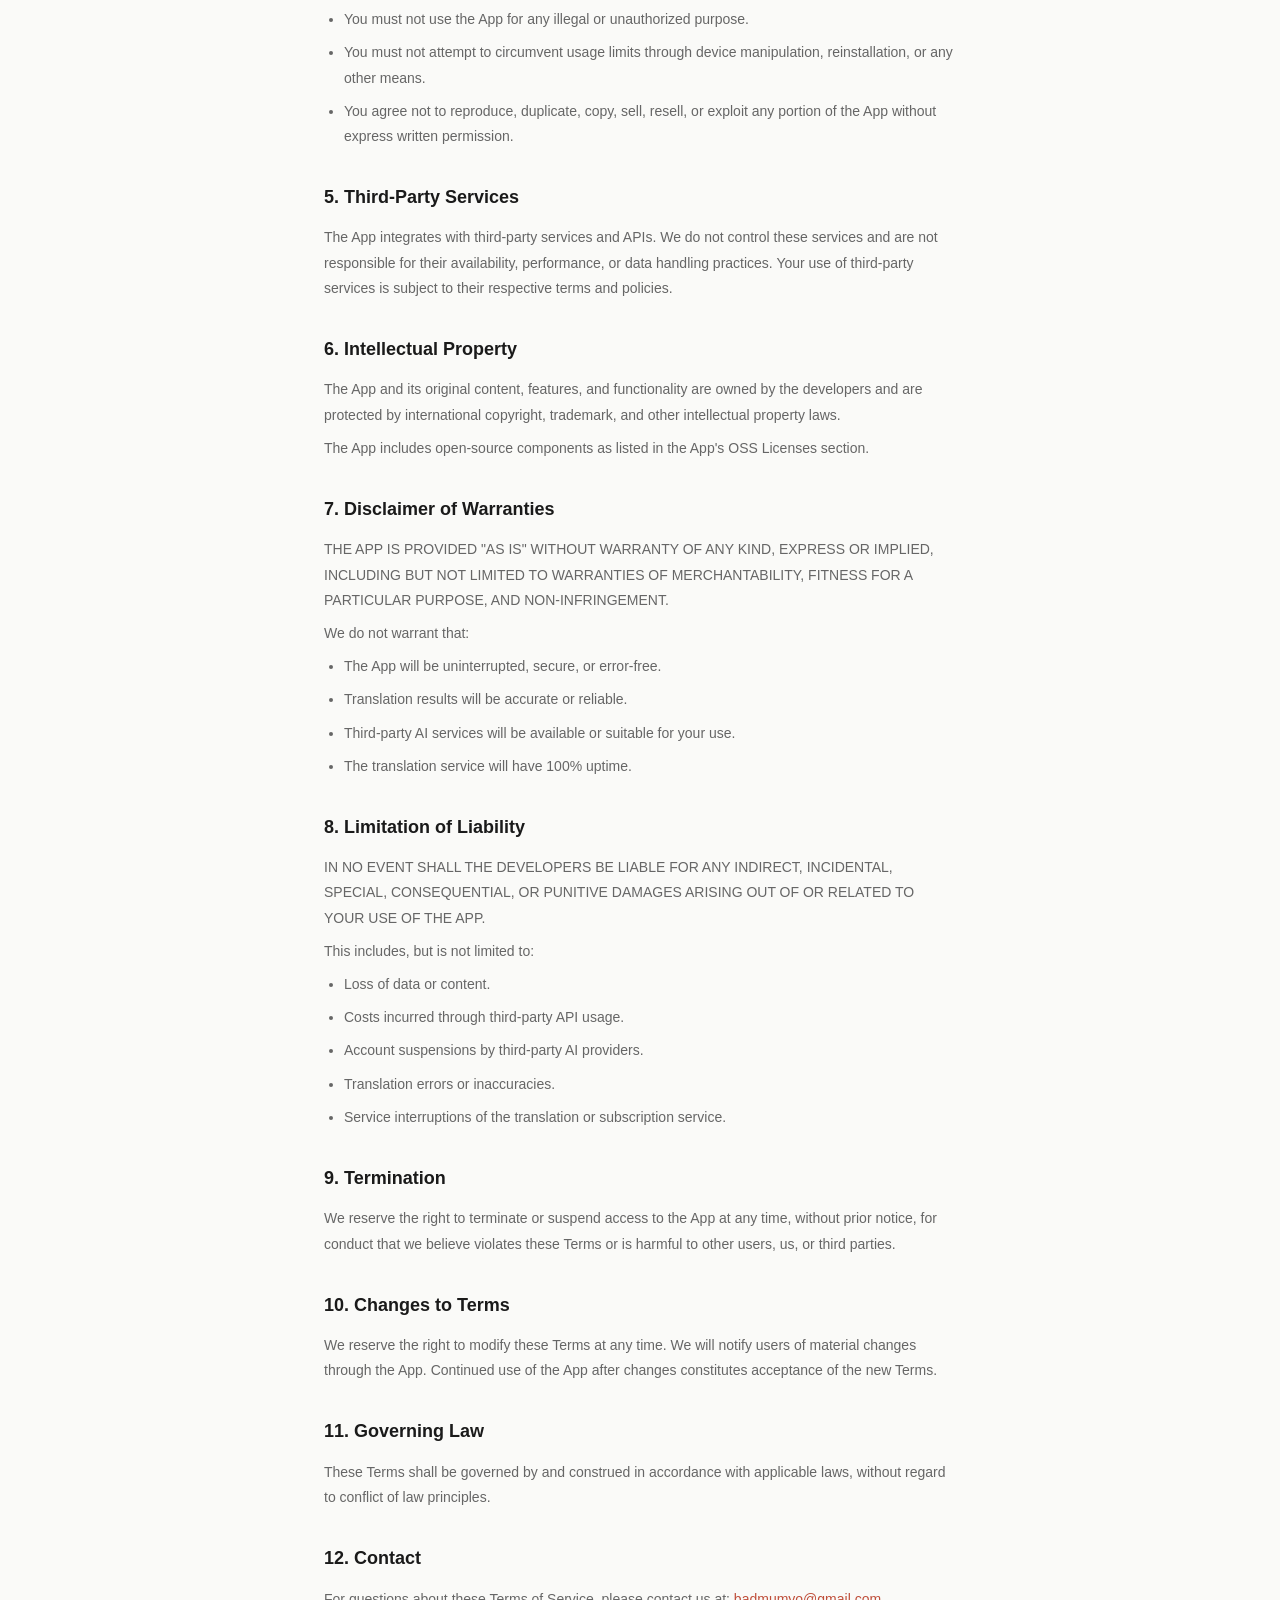
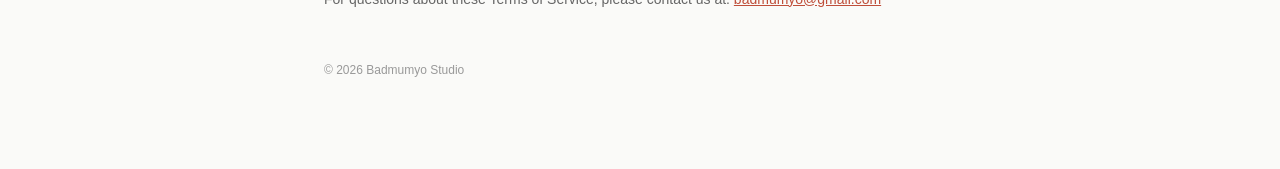
<file: terms.html>
<!DOCTYPE html>
<html lang="en">
<head>
  <meta charset="UTF-8">
  <meta name="viewport" content="width=device-width, initial-scale=1.0">
  <title>Terms of Service — Novel Browser | Badmumyo Studio</title>
  <link rel="stylesheet" href="style.css">
</head>
<body>
<div class="privacy">
  <a href="/" class="back">← Badmumyo Studio</a>

  <h1>Terms of Service — Novel Browser</h1>
  <p style="color:var(--text-dim);font-size:13px;">Last updated: 2026-11-05</p>

  <h2>1. Acceptance of Terms</h2>
  <p>By using Novel Browser ("the App"), you agree to these Terms of Service. If you do not agree, do not use the App.</p>

  <h2>2. Description of Service</h2>
  <p>The App is a web browser with AI-powered translation capabilities. You may use our translation service or configure your own API keys (BYOK) with third-party AI services (OpenAI, Anthropic, Google Gemini, OpenRouter, or custom endpoints) for translating web page content.</p>

  <h2>3. Plans and Payment</h2>
  <h3>3.1 Free Tier</h3>
  <p>The initial free allowance is 100,000 tokens per anonymous principal. It does not reset daily or monthly. Each server-confirmed rewarded ad adds 30,000 tokens, up to seven per day. Yesterday’s ad allowance is used before today’s, then the initial free allowance. Each translation request must fit within one of these separately managed allowances.</p>
  <p>No account registration is required. The App creates a random installation UUID and a non-exportable P-256 key in Android Keystore. The server issues an anonymous principal UUID after verifying the signature and Play Integrity. Android ID is not used for translation authentication. Session tokens are kept only in memory. Installation metadata is excluded from backup; a missing or invalid key creates a new installation identity.</p>
  <p>Deletion may revoke translation access and unlink subscriptions, but does not cancel your Google Play subscription. For data categories, retention exceptions, the deletion_request_id and how to contact us, see Sections 2.1 and 9 of the Privacy Policy.</p>

  <h3>3.2 Subscription Plans (translation service)</h3>
  <p>Light, Standard, Plus and Premium subscriptions provide larger monthly allowances via our translation service. Subscriptions are subject to usage limits. Allowances are shown in the App. Payments are processed exclusively through Google Play Billing. Terms, including monthly pricing, auto-renewal, and cancellation, are governed by Google Play's subscription policies.</p>

  <h3>3.3 BYOK (Bring Your Own Key)</h3>
  <p>BYOK is included with Standard, Plus and Premium subscriptions, not Light. You may configure your own API keys to send translation requests directly to your chosen AI provider without using our translation service. You are responsible for all API usage costs and compliance with that provider's terms.</p>

  <h3>3.4 Refunds</h3>
  <p>Refund requests are subject to Google Play's refund policy. We do not process refunds directly.</p>

  <h2>4. User Responsibilities</h2>
  <ul>
    <li>You are solely responsible for your use of the App and any content you access, translate, or interact with.</li>
    <li>You are responsible for obtaining and managing your own API keys when using BYOK.</li>
    <li>You are responsible for all costs incurred through your use of third-party AI services under BYOK.</li>
    <li>You must comply with the terms of service of any website you visit and any AI provider you configure.</li>
    <li>You must not use the App for any illegal or unauthorized purpose.</li>
    <li>You must not attempt to circumvent usage limits through device manipulation, reinstallation, or any other means.</li>
    <li>You agree not to reproduce, duplicate, copy, sell, resell, or exploit any portion of the App without express written permission.</li>
  </ul>

  <h2>5. Third-Party Services</h2>
  <p>The App integrates with third-party services and APIs. We do not control these services and are not responsible for their availability, performance, or data handling practices. Your use of third-party services is subject to their respective terms and policies.</p>

  <h2>6. Intellectual Property</h2>
  <p>The App and its original content, features, and functionality are owned by the developers and are protected by international copyright, trademark, and other intellectual property laws.</p>
  <p>The App includes open-source components as listed in the App's OSS Licenses section.</p>

  <h2>7. Disclaimer of Warranties</h2>
  <p>THE APP IS PROVIDED "AS IS" WITHOUT WARRANTY OF ANY KIND, EXPRESS OR IMPLIED, INCLUDING BUT NOT LIMITED TO WARRANTIES OF MERCHANTABILITY, FITNESS FOR A PARTICULAR PURPOSE, AND NON-INFRINGEMENT.</p>
  <p>We do not warrant that:</p>
  <ul>
    <li>The App will be uninterrupted, secure, or error-free.</li>
    <li>Translation results will be accurate or reliable.</li>
    <li>Third-party AI services will be available or suitable for your use.</li>
    <li>The translation service will have 100% uptime.</li>
  </ul>

  <h2>8. Limitation of Liability</h2>
  <p>IN NO EVENT SHALL THE DEVELOPERS BE LIABLE FOR ANY INDIRECT, INCIDENTAL, SPECIAL, CONSEQUENTIAL, OR PUNITIVE DAMAGES ARISING OUT OF OR RELATED TO YOUR USE OF THE APP.</p>
  <p>This includes, but is not limited to:</p>
  <ul>
    <li>Loss of data or content.</li>
    <li>Costs incurred through third-party API usage.</li>
    <li>Account suspensions by third-party AI providers.</li>
    <li>Translation errors or inaccuracies.</li>
    <li>Service interruptions of the translation or subscription service.</li>
  </ul>

  <h2>9. Termination</h2>
  <p>We reserve the right to terminate or suspend access to the App at any time, without prior notice, for conduct that we believe violates these Terms or is harmful to other users, us, or third parties.</p>

  <h2>10. Changes to Terms</h2>
  <p>We reserve the right to modify these Terms at any time. We will notify users of material changes through the App. Continued use of the App after changes constitutes acceptance of the new Terms.</p>

  <h2>11. Governing Law</h2>
  <p>These Terms shall be governed by and construed in accordance with applicable laws, without regard to conflict of law principles.</p>

  <h2>12. Contact</h2>
  <p>For questions about these Terms of Service, please contact us at: <a href="mailto:badmumyo@gmail.com">badmumyo@gmail.com</a></p>

  <p style="margin-top:48px;font-size:12px;color:#999;">&copy; 2026 Badmumyo Studio</p>
</div>
</body>
</html>
</file>
<file: style.css>
*, *::before, *::after { box-sizing: border-box; margin: 0; padding: 0; }
:root {
  --bg: #fafaf8;
  --surface: #fff;
  --text: #1a1a1a;
  --text-dim: #666;
  --border: #e8e4e0;
  --accent: #bf4e3a;
  --accent-hover: #a33d2b;
  --tag-bg: #fef3f0;
  --tag-text: #bf4e3a;
}
body {
  font-family: "Hiragino Sans", "Hiragino Kaku Gothic ProN", "Noto Sans JP", Meiryo, sans-serif;
  background: var(--bg);
  color: var(--text);
  line-height: 1.8;
  -webkit-font-smoothing: antialiased;
}

header {
  padding: 80px 24px 64px;
  max-width: 640px;
  margin: 0 auto;
}
header h1 { font-size: 32px; font-weight: 700; letter-spacing: 0.02em; }
header .sub { margin-top: 16px; color: var(--text-dim); font-size: 15px; line-height: 1.7; }

main { max-width: 640px; margin: 0 auto; padding: 0 24px 80px; }

section { margin-bottom: 64px; }
section h2 { font-size: 13px; font-weight: 600; color: var(--text-dim); text-transform: uppercase; letter-spacing: 0.08em; margin-bottom: 24px; }

.app-item { background: var(--surface); border: 1px solid var(--border); padding: 28px; margin-bottom: 16px; }
.app-item h3 { font-size: 18px; font-weight: 700; margin-bottom: 4px; }
.app-item h3 .tag { display: inline-block; font-size: 10px; font-weight: 600; background: var(--tag-bg); color: var(--tag-text); padding: 2px 8px; margin-left: 8px; vertical-align: middle; letter-spacing: 0.04em; }
.app-item .desc { color: var(--text-dim); font-size: 14px; margin-top: 8px; }
.app-item .links { display: flex; flex-wrap: wrap; gap: 12px 18px; margin-top: 16px; }
.app-item .links a { font-size: 13px; color: var(--accent); text-decoration: none; font-weight: 500; }
.app-item .links a:hover { color: var(--accent-hover); }

.contact { border-top: 1px solid var(--border); padding-top: 32px; }
.contact p { font-size: 14px; color: var(--text-dim); }
.contact a { color: var(--accent); text-decoration: none; }

footer { text-align: center; padding: 32px 24px; font-size: 12px; color: #999; border-top: 1px solid var(--border); }

.privacy { max-width: 680px; margin: 0 auto; padding: 64px 24px 80px; }
.privacy a.back { font-size: 13px; color: var(--accent); text-decoration: none; }
.privacy h1 { font-size: 28px; margin: 24px 0 32px; padding-bottom: 16px; border-bottom: 1px solid var(--border); }
.privacy h2 { font-size: 18px; margin: 32px 0 12px; }
.privacy h3 { font-size: 15px; margin: 20px 0 8px; }
.privacy p, .privacy li { font-size: 14px; color: var(--text-dim); margin-bottom: 8px; }
.privacy ul { padding-left: 20px; margin-bottom: 16px; }
.privacy code { font-size: 12px; background: #f3f2f0; padding: 1px 4px; }
.privacy a { color: var(--accent); }

@media (max-width: 480px) {
  header { padding: 48px 20px 40px; }
  header h1 { font-size: 26px; }
  main { padding: 0 20px 64px; }
}
</file>
